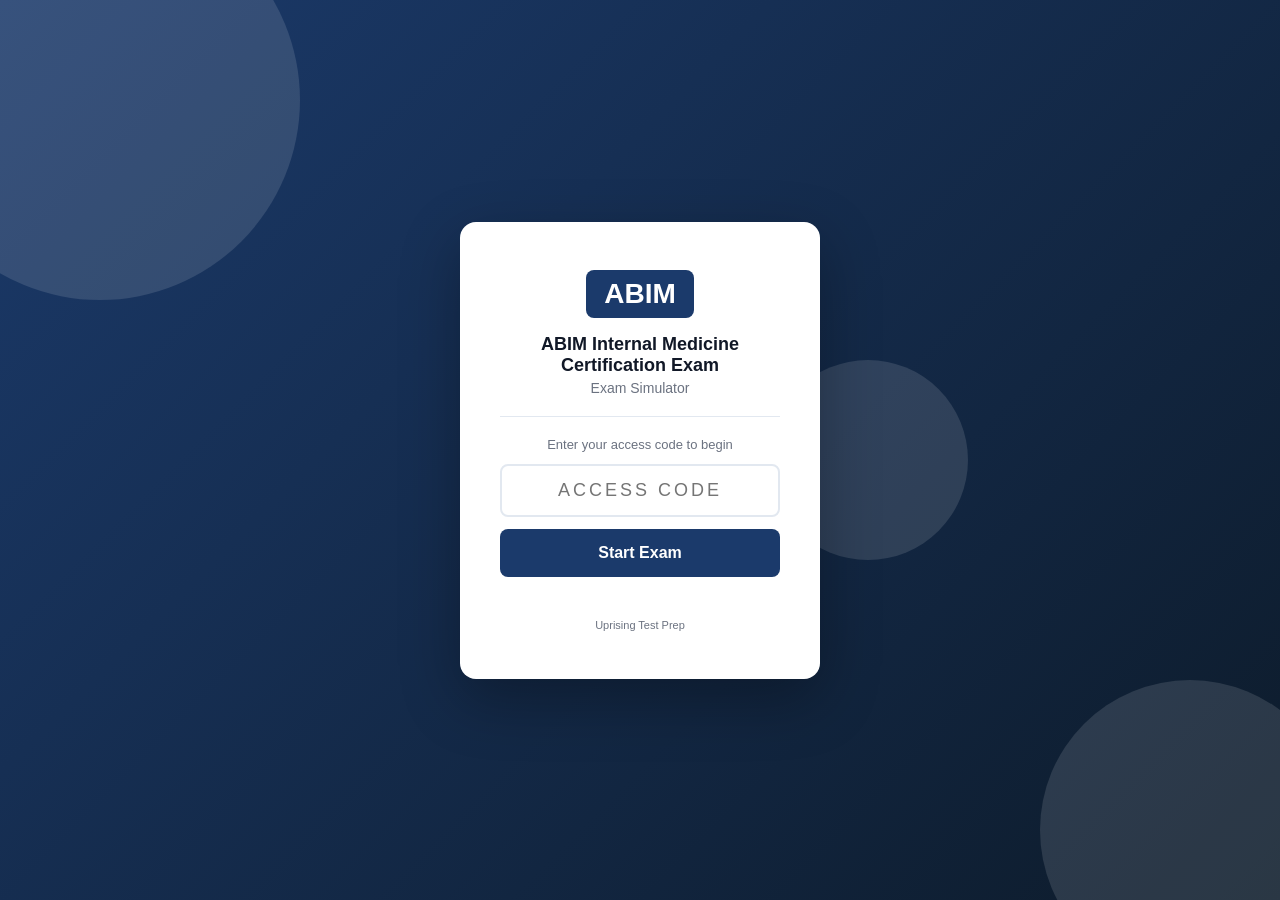
<file: index.html>
<!DOCTYPE html>
<html lang="en">
<head>
  <meta charset="UTF-8" />
  <meta name="viewport" content="width=device-width, initial-scale=1.0, viewport-fit=cover" />
  <meta name="apple-mobile-web-app-capable" content="yes" />
  <meta name="apple-mobile-web-app-status-bar-style" content="black-translucent" />
  <title>ABIM Exam Simulator</title>
  <link rel="stylesheet" href="style.css" />
</head>
<body>

<div id="access-gate">
  <div class="gate-bg-shapes">
    <div class="shape shape-1"></div>
    <div class="shape shape-2"></div>
    <div class="shape shape-3"></div>
  </div>
  <div class="gate-card">
    <div class="gate-logo">
      <div class="logo-badge">ABIM</div>
    </div>
    <h1 class="gate-title">ABIM Internal Medicine Certification Exam</h1>
    <p class="gate-subtitle">Exam Simulator</p>
    <div class="gate-divider"></div>
    <p class="gate-instruction">Enter your access code to begin</p>
    <input type="text" id="access-code-input" class="gate-input"
           placeholder="Access Code" autocomplete="off"
           maxlength="20" spellcheck="false" />
    <button id="access-btn" class="gate-btn">Start Exam</button>
    <p id="access-error" class="gate-error"></p>
    <p class="gate-hint">Uprising Test Prep</p>
  </div>
</div>

<div id="app" style="display:none">
  <header class="top-bar">
    <div class="bar-left">
      <span class="bar-logo">ABIM</span>
      <span class="bar-title">Exam Simulator</span>
    </div>
    <div class="bar-right">
      <span class="bar-timer" id="timer-display">--:--</span>
      <button class="bar-btn" id="flag-btn">Flag</button>
      <button class="bar-btn bar-btn-primary" id="submit-btn">
        <span class="btn-full">Submit Exam</span>
        <span class="btn-short">Submit</span>
      </button>
    </div>
  </header>

  <div class="progress-strip">
    <div class="progress-bar" id="progress-bar"></div>
  </div>

  <main class="exam-main">
    <div class="question-panel">
      <div class="q-meta">
        <span id="q-counter"></span>
        <span id="q-domain" class="q-domain-tag"></span>
        <span id="q-flag-indicator" class="flag-chip" style="display:none">Flagged</span>
      </div>
      <div id="q-image-wrap" style="display:none; margin-bottom:14px;"></div>
      <p id="question-text" class="q-text"></p>
      <div id="options-list" class="options-list"></div>
      <div id="explanation-box" class="explanation-box" style="display:none">
        <div class="explanation-label">Explanation</div>
        <p id="explanation-text" class="explanation-text"></p>
      </div>
    </div>
    <div class="nav-bar">
      <button class="nav-btn" id="prev-btn">&#8592; Prev</button>
      <button class="nav-btn nav-btn-map" id="map-btn">Question Map</button>
      <button class="nav-btn nav-btn-next" id="next-btn">Next &#8594;</button>
    </div>
  </main>
</div>

<!-- Question Map Modal -->
<div id="map-modal" style="display:none">
  <div class="map-backdrop" id="map-backdrop"></div>
  <div class="map-panel">
    <div class="map-header">
      <span class="map-title">Question Map</span>
      <button id="map-close" class="map-close-btn">&#x2715; Close</button>
    </div>
    <div class="map-legend">
      <span class="leg-item"><span class="leg-swatch leg-answered"></span>Answered</span>
      <span class="leg-item"><span class="leg-swatch leg-flagged"></span>Flagged</span>
      <span class="leg-item"><span class="leg-swatch leg-unanswered"></span>Unanswered</span>
    </div>
    <div id="q-grid" class="q-grid"></div>
  </div>
</div>

<div id="results-screen" style="display:none">
  <div class="results-card">
    <div class="res-header">
      <div class="res-badge">ABIM</div>
      <h2 id="res-status" class="res-status"></h2>
      <p id="res-score" class="res-score"></p>
    </div>
    <div id="res-domains" class="res-domains"></div>
    <button id="res-review-btn" class="res-btn">Review Answers</button>
    <button id="res-restart-btn" class="res-btn res-btn-secondary">Restart</button>
  </div>
</div>

<script src="questions.js"></script>
<script src="app.js"></script>
</body>
</html>
</file>
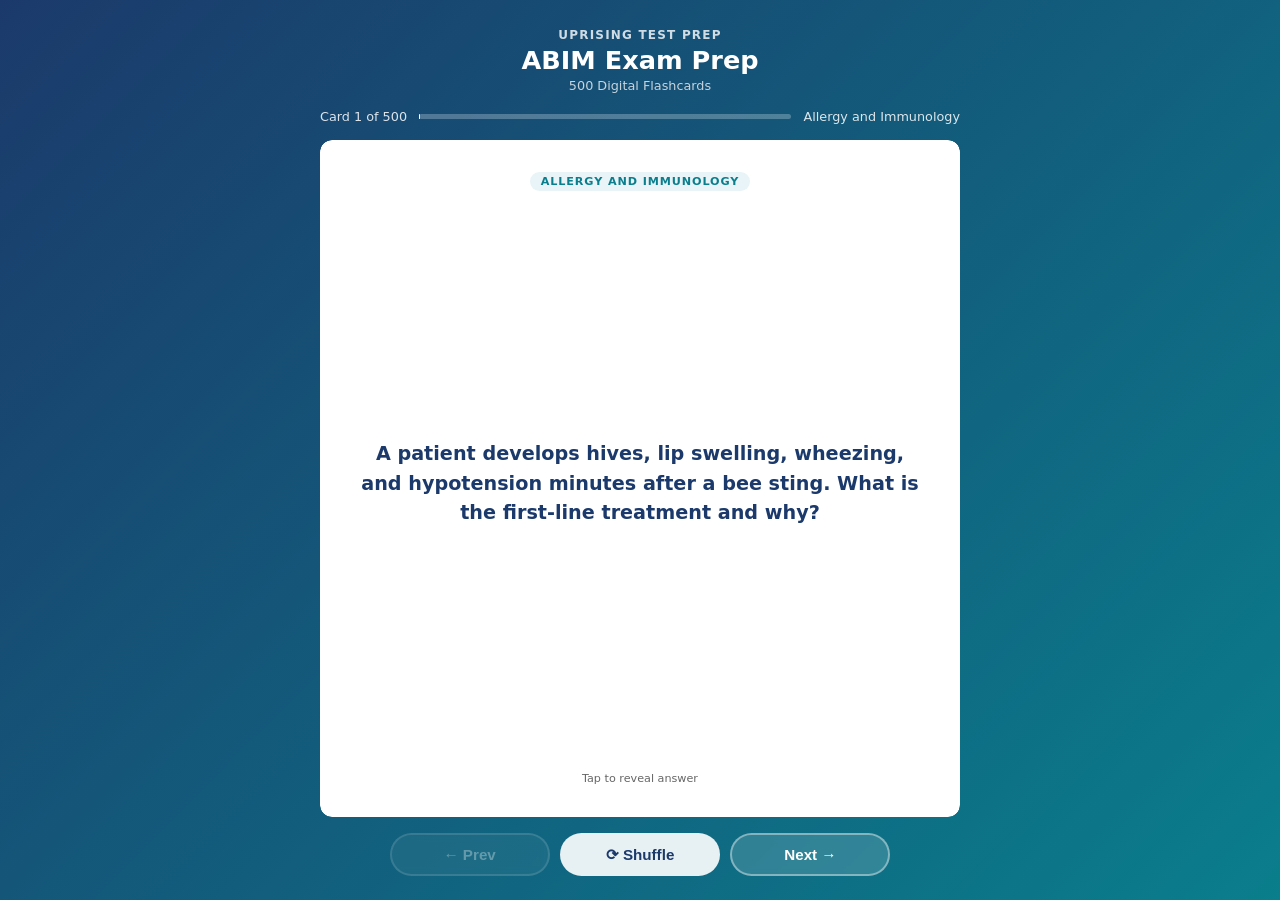
<file: flashcards/index.html>
<!DOCTYPE html>
<html lang="en">
<head>
  <meta charset="UTF-8">
  <meta name="viewport" content="width=device-width, initial-scale=1.0">
  <title>ABIM Exam Prep — Flashcards</title>
  <style>
    :root {
      --blue:   #1B3A6B;
      --teal:   #0A7E8C;
      --ltblue: #E8F4F8;
      --white:  #FFFFFF;
      --text:   #1A1A1A;
      --muted:  #666;
      --radius: 12px;
    }
    * { box-sizing: border-box; margin: 0; padding: 0; }
    html, body { height: 100%; }
    body {
      font-family: 'Segoe UI', system-ui, sans-serif;
      background: linear-gradient(135deg, var(--blue) 0%, var(--teal) 100%);
      /* Pinned, not min-height: the page must never grow, or the controls
         get pushed below the fold on iOS where 100dvh and height:100%
         disagree. The height:100% rule above is the pre-dvh fallback. */
      height: 100dvh;
      max-height: 100dvh;
      overflow: hidden;
      display: flex;
      flex-direction: column;
      align-items: center;
      padding: 1.25rem 1rem 1rem;
      gap: 0.75rem;
      overflow-x: hidden;
    }
    header { text-align: center; color: #fff; flex-shrink: 0; }
    header .brand { font-size: 0.75rem; font-weight: 700; letter-spacing: 0.1em; opacity: 0.8; text-transform: uppercase; }
    header h1 { font-size: 1.3rem; font-weight: 800; margin-top: 0.2rem; }
    header .subtitle { font-size: 0.8rem; opacity: 0.75; margin-top: 0.15rem; }
    #progress-info {
      display: flex; align-items: center; gap: 0.75rem;
      color: rgba(255,255,255,0.85); font-size: 0.8rem;
      flex-shrink: 0; width: 100%; max-width: 640px;
    }
    #progress-bar-track {
      flex: 1; background: rgba(255,255,255,0.25);
      border-radius: 4px; height: 5px;
    }
    #progress-bar-fill { height: 100%; background: #fff; border-radius: 4px; transition: width 0.3s; }
    .card-scene {
      width: 100%; max-width: 640px;
      perspective: 1200px;
      cursor: pointer;
      flex: 1; min-height: 0;
      display: flex; flex-direction: column;
    
      /* WebKit does not clip overflow inside a preserve-3d context, so the
         answer pane's own clip is dropped and a long answer paints over the
         Prev/Next row. This element only sets the perspective and is NOT
         itself in the 3D context, so its clip is honoured in every engine. */
      overflow: hidden;
      border-radius: var(--radius);
    }
    .card-inner {
      position: relative; width: 100%;
      flex: 1; min-height: 0;
      transition: transform 0.55s cubic-bezier(.4,0,.2,1);
      transform-style: preserve-3d;
    }
    .card-scene.flipped .card-inner { transform: rotateY(180deg); }
    .card-face {
      position: absolute; inset: 0;
      backface-visibility: hidden; -webkit-backface-visibility: hidden;
      border-radius: var(--radius);
      display: flex; flex-direction: column;
      padding: 1.5rem 1.75rem;
      box-shadow: 0 12px 40px rgba(0,0,0,0.2);
      overflow: hidden;
    
      /* Painting through a mask forces WebKit to allocate a real clipping
         layer for a 3D-transformed element, which is what makes the
         overflow:hidden and the rounded corners above actually apply. */
      -webkit-mask-image: -webkit-radial-gradient(#fff, #000);
              mask-image: radial-gradient(#fff, #000);
    }
    .card-front { background: var(--white); align-items: center; justify-content: center; }
    .card-back  { background: var(--ltblue); transform: rotateY(180deg); }
    .card-badge {
      font-size: 0.7rem; font-weight: 700; text-transform: uppercase;
      letter-spacing: 0.08em;
      background: var(--ltblue); color: var(--teal);
      padding: 0.2rem 0.65rem; border-radius: 20px;
      margin-bottom: 0.85rem; flex-shrink: 0;
    }
    .card-back .card-badge { background: rgba(10,126,140,0.12); }
    .card-front .q-text {
      font-size: 1.1rem; font-weight: 600; color: var(--blue); line-height: 1.55;
      text-align: center; overflow-y: auto; flex: 1;
      display: flex; align-items: center; justify-content: center;
      scrollbar-width: thin; scrollbar-color: rgba(27,58,107,0.3) transparent;
    }
    .card-back .a-label { font-size: 0.7rem; font-weight: 700; color: var(--teal); text-transform: uppercase; letter-spacing: 0.08em; margin-bottom: 0.4rem; flex-shrink: 0; }
    .card-back .a-text  {
      font-size: 0.975rem; color: var(--text); line-height: 1.65;
      overflow-y: auto; flex: 1; min-height: 0; padding-right: 4px;
      scrollbar-width: thin; scrollbar-color: rgba(10,126,140,0.4) transparent;
    
      -webkit-overflow-scrolling: touch;
      overscroll-behavior: contain;
    }
    .card-back .a-text::-webkit-scrollbar { width: 4px; }
    .card-back .a-text::-webkit-scrollbar-track { background: transparent; }
    .card-back .a-text::-webkit-scrollbar-thumb { background: rgba(10,126,140,0.4); border-radius: 4px; }
    .tap-hint { flex-shrink: 0; margin-top: 0.6rem; font-size: 0.7rem; color: var(--muted); text-align: center; }
    .card-back .tap-hint { color: var(--teal); opacity: 0.7; }
    .controls {
      display: flex; gap: 0.65rem; flex-wrap: nowrap;
      justify-content: center; flex-shrink: 0;
      width: 100%; max-width: 640px;
      padding-bottom: env(safe-area-inset-bottom, 0px);
    }
    .btn {
      padding: 0.6rem 1.2rem; border-radius: 50px;
      border: 2px solid rgba(255,255,255,0.4);
      background: rgba(255,255,255,0.15); color: #fff;
      font-weight: 700; font-size: 0.875rem; cursor: pointer;
      transition: all 0.2s; backdrop-filter: blur(4px);
      white-space: nowrap; flex: 1; max-width: 160px;
    }
    .btn:hover { background: rgba(255,255,255,0.3); border-color: rgba(255,255,255,0.7); }
    .btn:active { transform: scale(0.96); }
    .btn:disabled { opacity: 0.35; cursor: not-allowed; }
    .btn.btn-primary { background: rgba(255,255,255,0.9); color: var(--blue); border-color: transparent; }
    .btn.btn-primary:hover { background: #fff; }
    #loading { color: rgba(255,255,255,0.8); font-size: 1rem; text-align: center; padding: 3rem; flex: 1; }
    @media (min-width: 768px) {
      body { padding: 1.75rem 1.5rem 1.5rem; gap: 1rem; }
      header h1 { font-size: 1.6rem; }
      .card-face { padding: 2rem 2.5rem; }
      .card-front .q-text { font-size: 1.2rem; }
      .card-back .a-text { font-size: 1.05rem; }
      .btn { font-size: 0.95rem; padding: 0.65rem 1.4rem; }
    }
    @media (max-width: 380px) {
      body { padding: 0.75rem; gap: 0.5rem; }
      header .brand { font-size: 0.65rem; }
      header h1 { font-size: 1.1rem; }
      header .subtitle { display: none; }
      .card-face { padding: 1rem 1.1rem; }
      .card-front .q-text { font-size: 0.975rem; }
      .card-back .a-text { font-size: 0.875rem; }
      .btn { font-size: 0.8rem; padding: 0.5rem 0.75rem; }
    }
  </style>
</head>
<body>
<header>
  <div class="brand">Uprising Test Prep</div>
  <h1>ABIM Exam Prep</h1>
  <div class="subtitle">500 Digital Flashcards</div>
</header>
<div id="progress-info">
  <span id="card-counter">Card 1 of 500</span>
  <div id="progress-bar-track"><div id="progress-bar-fill" style="width:0%"></div></div>
  <span id="domain-label"></span>
</div>
<div id="loading">Loading flashcards...</div>
<div class="card-scene" id="card-scene" style="display:none" onclick="flipCard()">
  <div class="card-inner" id="card-inner">
    <div class="card-face card-front">
      <div class="card-badge" id="front-badge"></div>
      <div class="q-text" id="q-text"></div>
      <div class="tap-hint">Tap to reveal answer</div>
    </div>
    <div class="card-face card-back">
      <div class="card-badge" id="back-badge">Answer</div>
      <div class="a-label">Answer</div>
      <div class="a-text" id="a-text"></div>
      <div class="tap-hint">Tap to flip back</div>
    </div>
  </div>
</div>
<div class="controls" id="controls" style="display:none">
  <button class="btn" id="prev-btn" onclick="event.stopPropagation();move(-1)" disabled>&#8592; Prev</button>
  <button class="btn btn-primary" onclick="event.stopPropagation();shuffleCards()">&#10227; Shuffle</button>
  <button class="btn" id="next-btn" onclick="event.stopPropagation();move(1)">Next &#8594;</button>
</div>
<script>
const DOMAIN_LABELS = {
  allergy_and_immunology: "Allergy and Immunology",
  cardiovascular_disease: "Cardiovascular Disease",
  dermatology: "Dermatology",
  endocrinology_diabetes_and_metabolism: "Endocrinology Diabetes and Metabolism",
  gastroenterology: "Gastroenterology",
  hematology: "Hematology",
  infectious_disease: "Infectious Disease",
  miscellaneous: "Miscellaneous",
  nephrology_and_urology: "Nephrology and Urology",
  neurology: "Neurology",
  obstetrics_and_gynecology: "Obstetrics and Gynecology",
  medical_oncology: "Medical Oncology",
  ophthalmology: "Ophthalmology",
  otolaryngology_and_dental_medicine: "Otolaryngology and Dental Medicine",
  psychiatry: "Psychiatry",
  pulmonary_disease: "Pulmonary Disease",
  rheumatology_and_orthopedics: "Rheumatology and Orthopedics",
  geriatric_syndromes: "Geriatric Syndromes",
};
let cards   = [];
let current = 0;
async function init() {
  try {
    const res = await fetch('flashcards.json');
    if (!res.ok) throw new Error('Network error');
    cards = await res.json();
    document.getElementById('loading').style.display    = 'none';
    document.getElementById('card-scene').style.display = 'flex';
    document.getElementById('controls').style.display   = 'flex';
    show();
  } catch (e) {
    document.getElementById('loading').textContent = 'Error loading flashcards. Please try refreshing.';
  }
}
function domainLabel(key) {
  return DOMAIN_LABELS[key] || key.replace(/_/g, ' ').replace(/\b\w/g, c => c.toUpperCase());
}
function show() {
  const c = cards[current];
  document.getElementById('card-scene').classList.remove('flipped');
  document.getElementById('a-text').scrollTop = 0;
  const label = domainLabel(c.domain || c.chapter || '');
  document.getElementById('q-text').textContent       = c.front;
  document.getElementById('a-text').textContent       = c.back;
  document.getElementById('front-badge').textContent  = label;
  document.getElementById('back-badge').textContent   = label;
  document.getElementById('card-counter').textContent = `Card ${current+1} of ${cards.length}`;
  document.getElementById('domain-label').textContent = label;
  document.getElementById('progress-bar-fill').style.width = `${((current+1)/cards.length*100).toFixed(1)}%`;
  document.getElementById('prev-btn').disabled = current === 0;
  document.getElementById('next-btn').disabled = current === cards.length - 1;
}
function flipCard() { document.getElementById('card-scene').classList.toggle('flipped'); }
function move(dir) {
  const next = current + dir;
  if (next < 0 || next >= cards.length) return;
  current = next; show();
}
function shuffleCards() {
  for (let i = cards.length - 1; i > 0; i--) {
    const j = Math.floor(Math.random() * (i+1));
    [cards[i], cards[j]] = [cards[j], cards[i]];
  }
  current = 0; show();
}
document.addEventListener('keydown', e => {
  if (e.key === 'ArrowRight' || e.key === 'ArrowDown') move(1);
  else if (e.key === 'ArrowLeft' || e.key === 'ArrowUp') move(-1);
  else if (e.key === ' ' || e.key === 'Enter') { e.preventDefault(); flipCard(); }
});
init();
</script>
</body>
</html>
</file>
<file: style.css>
/* ABIM Exam Simulator — Styles */
:root {
  --primary:   #1B3A6B;
  --pass:      #059669;
  --fail:      #DC2626;
  --bg:        #F3F4F8;
  --card:      #FFFFFF;
  --border:    #E2E8F0;
  --text:      #111827;
  --muted:     #6B7280;
  --radius:    10px;
}
*, *::before, *::after { box-sizing: border-box; margin: 0; padding: 0; }
body {
  font-family: -apple-system, BlinkMacSystemFont, "Segoe UI", sans-serif;
  background: var(--bg);
  color: var(--text);
  height: 100vh;
  height: 100dvh;
  overflow: hidden;
  -webkit-text-size-adjust: 100%;
}

/* ── Access Gate ─────────────────────────────────────────────────────────── */
#access-gate {
  display: flex;
  align-items: center;
  justify-content: center;
  height: 100vh;
  height: 100dvh;
  background: linear-gradient(135deg, var(--primary) 0%, #0d1b2a 100%);
  position: relative;
  overflow: hidden;
  padding: 20px;
  padding-top: max(20px, env(safe-area-inset-top));
  padding-bottom: max(20px, env(safe-area-inset-bottom));
}
.gate-bg-shapes { position: absolute; inset: 0; pointer-events: none; }
.shape { position: absolute; border-radius: 50%; opacity: .12; background: #fff; }
.shape-1 { width: 400px; height: 400px; top: -100px; left: -100px; }
.shape-2 { width: 300px; height: 300px; bottom: -80px; right: -60px; }
.shape-3 { width: 200px; height: 200px; top: 40%; left: 60%; }
.gate-card {
  background: #fff;
  border-radius: 16px;
  padding: 48px 40px;
  text-align: center;
  width: 100%;
  max-width: 360px;
  position: relative;
  z-index: 1;
  box-shadow: 0 20px 60px rgba(0,0,0,.3);
}
.logo-badge {
  display: inline-block;
  background: var(--primary);
  color: #fff;
  font-weight: 800;
  font-size: 28px;
  padding: 8px 18px;
  border-radius: 8px;
}
.gate-title { font-size: 18px; font-weight: 700; margin-top: 16px; color: var(--text); }
.gate-subtitle { color: var(--muted); font-size: 14px; margin-top: 4px; }
.gate-divider { height: 1px; background: var(--border); margin: 20px 0; }
.gate-instruction { font-size: 13px; color: var(--muted); margin-bottom: 12px; }
.gate-input {
  width: 100%;
  padding: 14px 16px;
  border: 2px solid var(--border);
  border-radius: 8px;
  font-size: 18px;
  text-align: center;
  text-transform: uppercase;
  letter-spacing: 3px;
  outline: none;
}
.gate-input:focus { border-color: var(--primary); }
.gate-btn {
  width: 100%;
  margin-top: 12px;
  padding: 15px;
  background: var(--primary);
  color: #fff;
  border: none;
  border-radius: 8px;
  font-size: 16px;
  font-weight: 600;
  cursor: pointer;
  -webkit-tap-highlight-color: transparent;
}
.gate-btn:hover { opacity: .9; }
.gate-error { color: var(--fail); font-size: 13px; margin-top: 8px; min-height: 18px; }
.gate-hint { color: var(--muted); font-size: 11px; margin-top: 16px; }

/* ── App shell ───────────────────────────────────────────────────────────── */
#app {
  display: flex;
  flex-direction: column;
  height: 100vh;
  height: 100dvh;
  padding-top: env(safe-area-inset-top);
}
.top-bar {
  display: flex;
  justify-content: space-between;
  align-items: center;
  background: var(--primary);
  color: #fff;
  padding: 0 20px;
  padding-left: max(20px, env(safe-area-inset-left));
  padding-right: max(20px, env(safe-area-inset-right));
  height: 52px;
  flex-shrink: 0;
  gap: 8px;
}
.bar-left { display: flex; align-items: center; gap: 8px; min-width: 0; }
.bar-logo { font-weight: 800; font-size: 18px; flex-shrink: 0; }
.bar-title { font-size: 14px; opacity: .8; white-space: nowrap; overflow: hidden; text-overflow: ellipsis; }
.bar-right { display: flex; align-items: center; gap: 8px; flex-shrink: 0; }
.bar-timer {
  font-variant-numeric: tabular-nums;
  font-size: 16px;
  font-weight: 600;
  min-width: 68px;
  text-align: right;
}
.bar-btn {
  padding: 7px 13px;
  background: rgba(255,255,255,.15);
  border: 1px solid rgba(255,255,255,.3);
  color: #fff;
  border-radius: 6px;
  cursor: pointer;
  font-size: 13px;
  white-space: nowrap;
  -webkit-tap-highlight-color: transparent;
  touch-action: manipulation;
}
.bar-btn:hover { background: rgba(255,255,255,.25); }
.bar-btn-primary {
  background: #fff;
  color: var(--primary);
  border-color: #fff;
  font-weight: 600;
}
.bar-btn-primary:hover { background: #f0f0f0; }
.btn-short { display: none; }
.btn-full  { display: inline; }

.progress-strip { height: 4px; background: rgba(0,0,0,.1); flex-shrink: 0; }
.progress-bar   { height: 100%; background: #4ade80; transition: width .3s; }

/* ── Main exam area ──────────────────────────────────────────────────────── */
.exam-main {
  flex: 1;
  overflow: hidden;
  display: flex;
  flex-direction: column;
  padding: 16px 20px 0;
  padding-left: max(16px, env(safe-area-inset-left));
  padding-right: max(16px, env(safe-area-inset-right));
  min-height: 0;
}
.question-panel { flex: 1; overflow-y: auto; padding-bottom: 12px; -webkit-overflow-scrolling: touch; }
.q-meta {
  display: flex;
  align-items: center;
  gap: 8px;
  margin-bottom: 12px;
  font-size: 13px;
  color: var(--muted);
  flex-wrap: wrap;
}
.q-domain-tag {
  background: var(--primary);
  color: #fff;
  padding: 2px 8px;
  border-radius: 4px;
  font-size: 11px;
  font-weight: 600;
}
.flag-chip {
  background: #FEF3C7;
  color: #92400E;
  padding: 2px 8px;
  border-radius: 4px;
  font-size: 11px;
  font-weight: 600;
}
.q-image {
  max-width: 100%;
  height: auto;
  border-radius: 6px;
  border: 1px solid var(--border);
  display: block;
  margin-bottom: 14px;
}
.q-text { font-size: 16px; line-height: 1.65; margin-bottom: 20px; }
.options-list { display: flex; flex-direction: column; gap: 10px; }
.option {
  display: flex;
  align-items: flex-start;
  gap: 12px;
  padding: 15px 16px;
  background: var(--card);
  border: 2px solid var(--border);
  border-radius: var(--radius);
  cursor: pointer;
  transition: .15s;
  -webkit-tap-highlight-color: transparent;
  touch-action: manipulation;
  min-height: 52px;
}
.option:hover  { border-color: var(--primary); background: #F8FAFF; }
.option.selected  { border-color: var(--primary); background: #EEF3FF; }
.option.correct   { border-color: #059669; background: #ECFDF5; }
.option.incorrect { border-color: #DC2626; background: #FEF2F2; }
.explanation-box {
  margin-top: 20px;
  padding: 16px 18px;
  background: #F0F9FF;
  border-left: 4px solid #2563EB;
  border-radius: 6px;
}
.explanation-label {
  font-size: 11px;
  font-weight: 700;
  text-transform: uppercase;
  letter-spacing: .06em;
  color: #2563EB;
  margin-bottom: 8px;
}
.explanation-text { font-size: 14.5px; line-height: 1.7; color: #1e293b; margin: 0; }
.opt-letter { font-weight: 700; font-size: 15px; color: var(--primary); min-width: 22px; padding-top: 1px; flex-shrink: 0; }
.opt-text   { font-size: 15px; line-height: 1.5; }

/* ── Nav bar ─────────────────────────────────────────────────────────────── */
.nav-bar {
  display: flex;
  align-items: center;
  gap: 8px;
  padding: 10px 0;
  padding-bottom: max(14px, env(safe-area-inset-bottom));
  flex-shrink: 0;
}
.nav-btn {
  flex: 1;
  padding: 13px 8px;
  background: var(--card);
  border: 1px solid var(--border);
  border-radius: 8px;
  cursor: pointer;
  font-size: 15px;
  font-weight: 500;
  text-align: center;
  -webkit-tap-highlight-color: transparent;
  touch-action: manipulation;
  min-height: 48px;
}
.nav-btn:hover      { background: #f0f0f0; }
.nav-btn-map {
  background: var(--bg);
  border-color: var(--primary);
  color: var(--primary);
  font-weight: 600;
}
.nav-btn-map:hover { background: #EEF3FF; }
.nav-btn-next {
  background: var(--primary);
  color: #fff;
  border-color: var(--primary);
}
.nav-btn-next:hover { opacity: .9; }

/* ── Question Map Modal ──────────────────────────────────────────────────── */
#map-modal {
  position: fixed;
  inset: 0;
  z-index: 1000;
  display: flex;
  flex-direction: column;
  justify-content: flex-end;
}
.map-backdrop { position: absolute; inset: 0; background: rgba(0,0,0,.5); }
.map-panel {
  position: relative;
  background: #fff;
  border-radius: 20px 20px 0 0;
  padding: 20px;
  padding-bottom: max(20px, env(safe-area-inset-bottom));
  max-height: 80vh;
  max-height: 80dvh;
  display: flex;
  flex-direction: column;
  box-shadow: 0 -4px 30px rgba(0,0,0,.2);
}
.map-header {
  display: flex;
  align-items: center;
  justify-content: space-between;
  margin-bottom: 12px;
  flex-shrink: 0;
}
.map-title { font-size: 17px; font-weight: 700; color: var(--text); }
.map-close-btn {
  padding: 8px 16px;
  background: var(--bg);
  border: 1px solid var(--border);
  border-radius: 8px;
  cursor: pointer;
  font-size: 14px;
  font-weight: 500;
  min-height: 40px;
  -webkit-tap-highlight-color: transparent;
  touch-action: manipulation;
}
.map-close-btn:hover { background: #e5e7eb; }
.map-legend { display: flex; gap: 16px; margin-bottom: 14px; flex-shrink: 0; flex-wrap: wrap; }
.leg-item { display: flex; align-items: center; gap: 6px; font-size: 13px; color: var(--muted); }
.leg-swatch {
  width: 16px;
  height: 16px;
  border-radius: 3px;
  border: 1px solid var(--border);
  background: var(--card);
  display: inline-block;
  flex-shrink: 0;
}
.leg-swatch.leg-answered  { background: var(--primary); border-color: var(--primary); }
.leg-swatch.leg-flagged   { background: #FEF3C7; border-color: #F59E0B; }
.leg-swatch.leg-unanswered { background: var(--card); }
.q-grid {
  display: flex;
  flex-wrap: wrap;
  gap: 6px;
  overflow-y: auto;
  flex: 1;
  padding-bottom: 8px;
  -webkit-overflow-scrolling: touch;
}
.grid-btn {
  width: 40px;
  height: 40px;
  border: 1px solid var(--border);
  border-radius: 6px;
  background: var(--card);
  font-size: 12px;
  cursor: pointer;
  font-weight: 500;
  -webkit-tap-highlight-color: transparent;
  touch-action: manipulation;
}
.grid-btn.answered { background: var(--primary); color: #fff; border-color: var(--primary); }
.grid-btn.flagged  { background: #FEF3C7; border-color: #F59E0B; }
.grid-btn.active   { outline: 3px solid var(--primary); outline-offset: 2px; }

/* ── Results ─────────────────────────────────────────────────────────────── */
#results-screen {
  display: flex;
  align-items: flex-start;
  justify-content: center;
  min-height: 100vh;
  min-height: 100dvh;
  background: var(--bg);
  overflow-y: auto;
  -webkit-overflow-scrolling: touch;
  padding: 20px 16px;
  padding-top: max(20px, env(safe-area-inset-top));
  padding-bottom: max(20px, env(safe-area-inset-bottom));
}
.results-card {
  background: var(--card);
  border-radius: 16px;
  padding: 40px;
  max-width: 480px;
  width: 100%;
  box-shadow: 0 8px 30px rgba(0,0,0,.1);
}
.res-header { text-align: center; margin-bottom: 24px; }
.res-badge {
  display: inline-block;
  background: var(--primary);
  color: #fff;
  font-weight: 800;
  font-size: 22px;
  padding: 6px 16px;
  border-radius: 8px;
}
.res-status { font-size: 36px; font-weight: 800; margin-top: 12px; }
.res-score  { font-size: 18px; color: var(--muted); margin-top: 4px; }
.res-domains { margin-bottom: 24px; display: flex; flex-direction: column; gap: 10px; }
.res-domain-row { display: flex; align-items: center; gap: 8px; font-size: 13px; }
.res-domain-name { width: 160px; font-weight: 500; flex-shrink: 0; }
.res-domain-bar-wrap { flex: 1; background: #E5E7EB; border-radius: 4px; height: 8px; overflow: hidden; }
.res-domain-bar { height: 100%; border-radius: 4px; transition: width .5s; }
.res-domain-pct { width: 36px; text-align: right; font-weight: 600; }
.res-btn {
  width: 100%;
  padding: 15px;
  background: var(--primary);
  color: #fff;
  border: none;
  border-radius: 8px;
  font-size: 15px;
  font-weight: 600;
  cursor: pointer;
  margin-bottom: 10px;
  min-height: 52px;
  -webkit-tap-highlight-color: transparent;
  touch-action: manipulation;
}
.res-btn:hover { opacity: .9; }
.res-btn-secondary {
  background: transparent;
  color: var(--primary);
  border: 2px solid var(--primary);
}
.res-btn-secondary:hover { background: var(--primary); color: #fff; }

/* ── Mobile breakpoint (phones ≤ 640px) ─────────────────────────────────── */
@media (max-width: 640px) {
  /* Gate card */
  .gate-card { padding: 32px 24px; }

  /* Top bar: hide long title text, swap Submit label */
  .bar-title  { display: none; }
  .btn-full   { display: none; }
  .btn-short  { display: inline; }
  .bar-right  { gap: 6px; }
  .bar-btn    { padding: 6px 10px; font-size: 12px; }
  .bar-timer  { font-size: 14px; min-width: 58px; }

  /* Exam main */
  .exam-main { padding: 12px 14px 0; }
  .q-text { font-size: 16px; }
  .opt-text { font-size: 15px; }

  /* Nav bar — bigger touch targets */
  .nav-btn { font-size: 14px; padding: 14px 6px; }

  /* Results */
  .results-card { padding: 28px 20px; }
  .res-domain-name { width: 110px; font-size: 12px; }
  .res-domain-pct  { font-size: 12px; }
  .res-status { font-size: 30px; }

  /* Map grid — slightly bigger buttons on phones */
  .grid-btn { width: 42px; height: 42px; }
}

/* ── Very small phones (≤ 380px) ────────────────────────────────────────── */
@media (max-width: 380px) {
  .bar-logo { font-size: 15px; }
  .bar-btn  { padding: 5px 8px; font-size: 11px; }
  .bar-timer { font-size: 13px; min-width: 52px; }
  .nav-btn  { font-size: 13px; }
  .grid-btn { width: 38px; height: 38px; font-size: 11px; }
}
</file>
